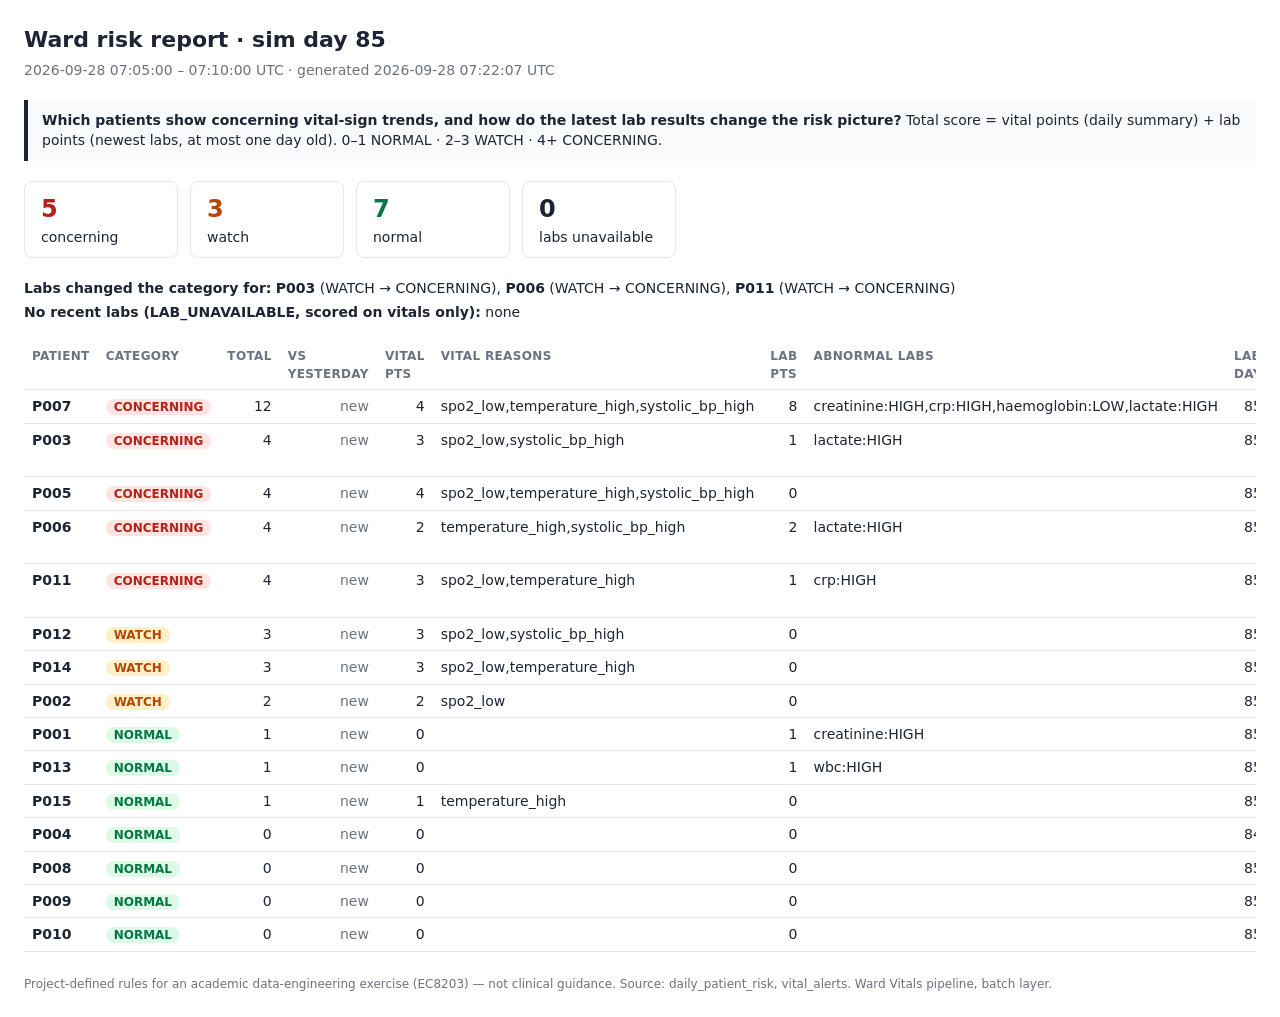
<file: reports/sample/risk_report_day=85.html>
<!doctype html>
<html lang="en"><head><meta charset="utf-8">
<meta name="viewport" content="width=device-width, initial-scale=1">
<title>Ward risk report – sim day 85</title>
<style>
  :root { --fg:#1d2433; --muted:#6b7280; --line:#e5e7eb; --bg:#ffffff; --panel:#f8fafc;
          --red:#b42318; --red-bg:#fee4e2; --amber:#b54708; --amber-bg:#fef0c7;
          --green:#067647; --green-bg:#dcfae6; }
  body { font:14px/1.45 system-ui,-apple-system,"Segoe UI",sans-serif; color:var(--fg);
         background:var(--bg); margin:0; padding:24px; }
  h1 { font-size:22px; margin:0 0 4px; }
  .sub { color:var(--muted); margin:0 0 20px; }
  .question { background:var(--panel); border-left:4px solid var(--fg); padding:10px 14px; margin:0 0 20px; }
  .cards { display:flex; gap:12px; flex-wrap:wrap; margin:0 0 20px; }
  .card { border:1px solid var(--line); border-radius:8px; padding:10px 16px; min-width:120px; }
  .card b { display:block; font-size:24px; }
  .card.concerning b { color:var(--red); } .card.watch b { color:var(--amber); }
  .card.normal b { color:var(--green); }
  .notes p { margin:4px 0; }
  .scroll { overflow-x:auto; }
  table { border-collapse:collapse; width:100%; margin-top:16px; }
  th, td { border-bottom:1px solid var(--line); padding:6px 8px; text-align:left; vertical-align:top; }
  th { font-size:12px; text-transform:uppercase; letter-spacing:.03em; color:var(--muted); }
  td.num { text-align:right; font-variant-numeric:tabular-nums; }
  td.pid { font-weight:600; }
  .badge { padding:1px 8px; border-radius:10px; font-size:12px; font-weight:600; }
  .badge.concerning { color:var(--red); background:var(--red-bg); }
  .badge.watch { color:var(--amber); background:var(--amber-bg); }
  .badge.normal { color:var(--green); background:var(--green-bg); }
  .up { color:var(--red); font-weight:600; } .down { color:var(--green); font-weight:600; }
  .muted { color:var(--muted); } .warn { color:var(--amber); font-weight:600; }
  .changed { color:var(--red); }
  footer { color:var(--muted); font-size:12px; margin-top:24px; }
</style></head>
<body>
<h1>Ward risk report · sim day 85</h1>
<p class="sub">2026-09-28 07:05:00 – 07:10:00 UTC · generated 2026-09-28 07:22:07 UTC</p>
<p class="question"><b>Which patients show concerning vital-sign trends, and how do the latest lab results
change the risk picture?</b> Total score = vital points (daily summary) + lab points (newest labs,
at most one day old). 0–1 NORMAL · 2–3 WATCH · 4+ CONCERNING.</p>
<div class="cards">
  <div class="card concerning"><b>5</b>concerning</div>
  <div class="card watch"><b>3</b>watch</div>
  <div class="card normal"><b>7</b>normal</div>
  <div class="card"><b>0</b>labs unavailable</div>
</div>
<div class="notes">
  <p><b>Labs changed the category for:</b> <b>P003</b> (WATCH &rarr; CONCERNING), <b>P006</b> (WATCH &rarr; CONCERNING), <b>P011</b> (WATCH &rarr; CONCERNING)</p>
  <p><b>No recent labs (LAB_UNAVAILABLE, scored on vitals only):</b> none</p>
</div>
<div class="scroll"><table>
<thead><tr><th>Patient</th><th>Category</th><th>Total</th><th>vs yesterday</th><th>Vital pts</th>
<th>Vital reasons</th><th>Lab pts</th><th>Abnormal labs</th><th>Lab day</th><th>Labs changed</th><th>Alerts</th></tr></thead>
<tbody>
<tr>
  <td class="pid">P007</td>
  <td><span class="badge concerning">CONCERNING</span></td>
  <td class="num">12</td>
  <td class="num"><span class="muted">new</span></td>
  <td class="num">4</td>
  <td>spo2_low,temperature_high,systolic_bp_high</td>
  <td class="num">8</td>
  <td>creatinine:HIGH,crp:HIGH,haemoglobin:LOW,lactate:HIGH</td>
  <td class="num">85</td>
  <td></td>
  <td class="num">0</td>
</tr>
<tr>
  <td class="pid">P003</td>
  <td><span class="badge concerning">CONCERNING</span></td>
  <td class="num">4</td>
  <td class="num"><span class="muted">new</span></td>
  <td class="num">3</td>
  <td>spo2_low,systolic_bp_high</td>
  <td class="num">1</td>
  <td>lactate:HIGH</td>
  <td class="num">85</td>
  <td><span class="changed">WATCH &rarr; CONCERNING</span></td>
  <td class="num">0</td>
</tr>
<tr>
  <td class="pid">P005</td>
  <td><span class="badge concerning">CONCERNING</span></td>
  <td class="num">4</td>
  <td class="num"><span class="muted">new</span></td>
  <td class="num">4</td>
  <td>spo2_low,temperature_high,systolic_bp_high</td>
  <td class="num">0</td>
  <td></td>
  <td class="num">85</td>
  <td></td>
  <td class="num">0</td>
</tr>
<tr>
  <td class="pid">P006</td>
  <td><span class="badge concerning">CONCERNING</span></td>
  <td class="num">4</td>
  <td class="num"><span class="muted">new</span></td>
  <td class="num">2</td>
  <td>temperature_high,systolic_bp_high</td>
  <td class="num">2</td>
  <td>lactate:HIGH</td>
  <td class="num">85</td>
  <td><span class="changed">WATCH &rarr; CONCERNING</span></td>
  <td class="num">0</td>
</tr>
<tr>
  <td class="pid">P011</td>
  <td><span class="badge concerning">CONCERNING</span></td>
  <td class="num">4</td>
  <td class="num"><span class="muted">new</span></td>
  <td class="num">3</td>
  <td>spo2_low,temperature_high</td>
  <td class="num">1</td>
  <td>crp:HIGH</td>
  <td class="num">85</td>
  <td><span class="changed">WATCH &rarr; CONCERNING</span></td>
  <td class="num">0</td>
</tr>
<tr>
  <td class="pid">P012</td>
  <td><span class="badge watch">WATCH</span></td>
  <td class="num">3</td>
  <td class="num"><span class="muted">new</span></td>
  <td class="num">3</td>
  <td>spo2_low,systolic_bp_high</td>
  <td class="num">0</td>
  <td></td>
  <td class="num">85</td>
  <td></td>
  <td class="num">0</td>
</tr>
<tr>
  <td class="pid">P014</td>
  <td><span class="badge watch">WATCH</span></td>
  <td class="num">3</td>
  <td class="num"><span class="muted">new</span></td>
  <td class="num">3</td>
  <td>spo2_low,temperature_high</td>
  <td class="num">0</td>
  <td></td>
  <td class="num">85</td>
  <td></td>
  <td class="num">0</td>
</tr>
<tr>
  <td class="pid">P002</td>
  <td><span class="badge watch">WATCH</span></td>
  <td class="num">2</td>
  <td class="num"><span class="muted">new</span></td>
  <td class="num">2</td>
  <td>spo2_low</td>
  <td class="num">0</td>
  <td></td>
  <td class="num">85</td>
  <td></td>
  <td class="num">0</td>
</tr>
<tr>
  <td class="pid">P001</td>
  <td><span class="badge normal">NORMAL</span></td>
  <td class="num">1</td>
  <td class="num"><span class="muted">new</span></td>
  <td class="num">0</td>
  <td></td>
  <td class="num">1</td>
  <td>creatinine:HIGH</td>
  <td class="num">85</td>
  <td></td>
  <td class="num">0</td>
</tr>
<tr>
  <td class="pid">P013</td>
  <td><span class="badge normal">NORMAL</span></td>
  <td class="num">1</td>
  <td class="num"><span class="muted">new</span></td>
  <td class="num">0</td>
  <td></td>
  <td class="num">1</td>
  <td>wbc:HIGH</td>
  <td class="num">85</td>
  <td></td>
  <td class="num">0</td>
</tr>
<tr>
  <td class="pid">P015</td>
  <td><span class="badge normal">NORMAL</span></td>
  <td class="num">1</td>
  <td class="num"><span class="muted">new</span></td>
  <td class="num">1</td>
  <td>temperature_high</td>
  <td class="num">0</td>
  <td></td>
  <td class="num">85</td>
  <td></td>
  <td class="num">0</td>
</tr>
<tr>
  <td class="pid">P004</td>
  <td><span class="badge normal">NORMAL</span></td>
  <td class="num">0</td>
  <td class="num"><span class="muted">new</span></td>
  <td class="num">0</td>
  <td></td>
  <td class="num">0</td>
  <td></td>
  <td class="num">84</td>
  <td></td>
  <td class="num">0</td>
</tr>
<tr>
  <td class="pid">P008</td>
  <td><span class="badge normal">NORMAL</span></td>
  <td class="num">0</td>
  <td class="num"><span class="muted">new</span></td>
  <td class="num">0</td>
  <td></td>
  <td class="num">0</td>
  <td></td>
  <td class="num">85</td>
  <td></td>
  <td class="num">0</td>
</tr>
<tr>
  <td class="pid">P009</td>
  <td><span class="badge normal">NORMAL</span></td>
  <td class="num">0</td>
  <td class="num"><span class="muted">new</span></td>
  <td class="num">0</td>
  <td></td>
  <td class="num">0</td>
  <td></td>
  <td class="num">85</td>
  <td></td>
  <td class="num">0</td>
</tr>
<tr>
  <td class="pid">P010</td>
  <td><span class="badge normal">NORMAL</span></td>
  <td class="num">0</td>
  <td class="num"><span class="muted">new</span></td>
  <td class="num">0</td>
  <td></td>
  <td class="num">0</td>
  <td></td>
  <td class="num">85</td>
  <td></td>
  <td class="num">0</td>
</tr>
</tbody></table></div>
<footer>Project-defined rules for an academic data-engineering exercise (EC8203) — not clinical guidance.
Source: daily_patient_risk, vital_alerts. Ward Vitals pipeline, batch layer.</footer>
</body></html>
</file>
